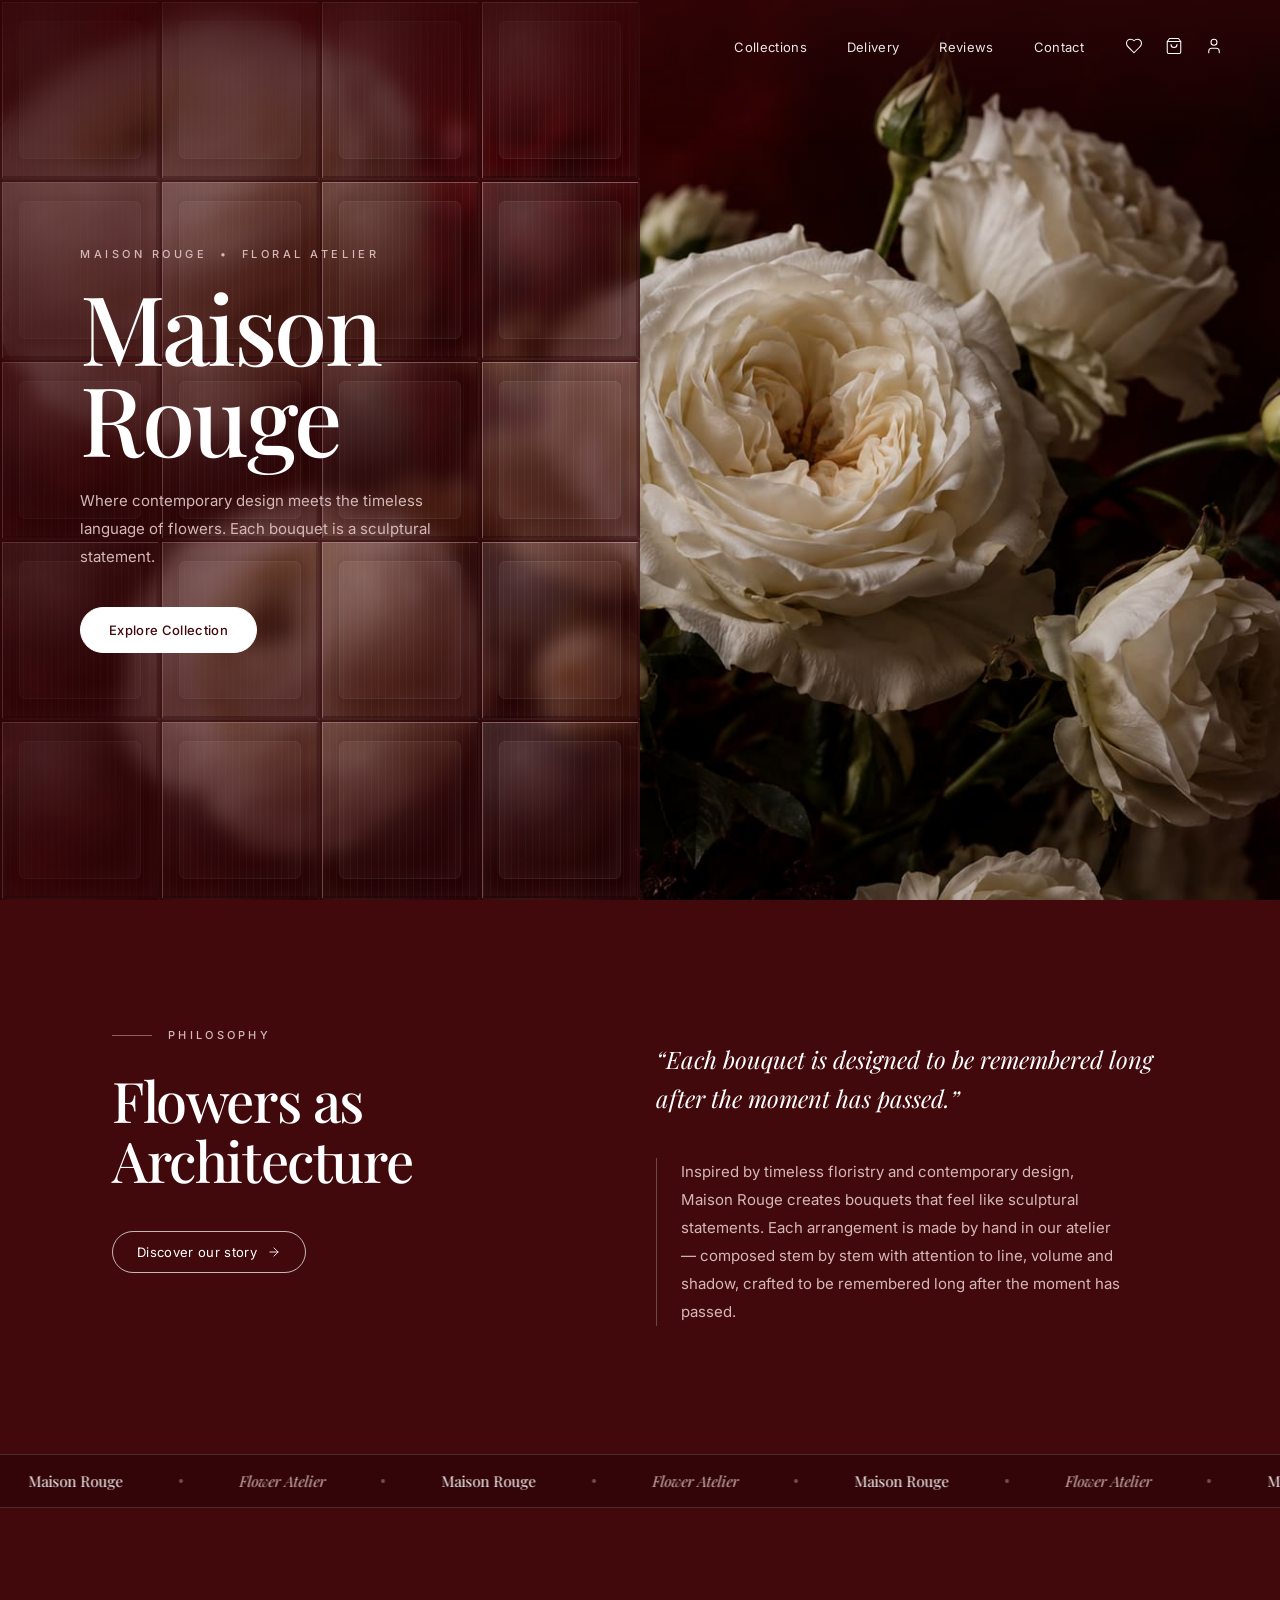
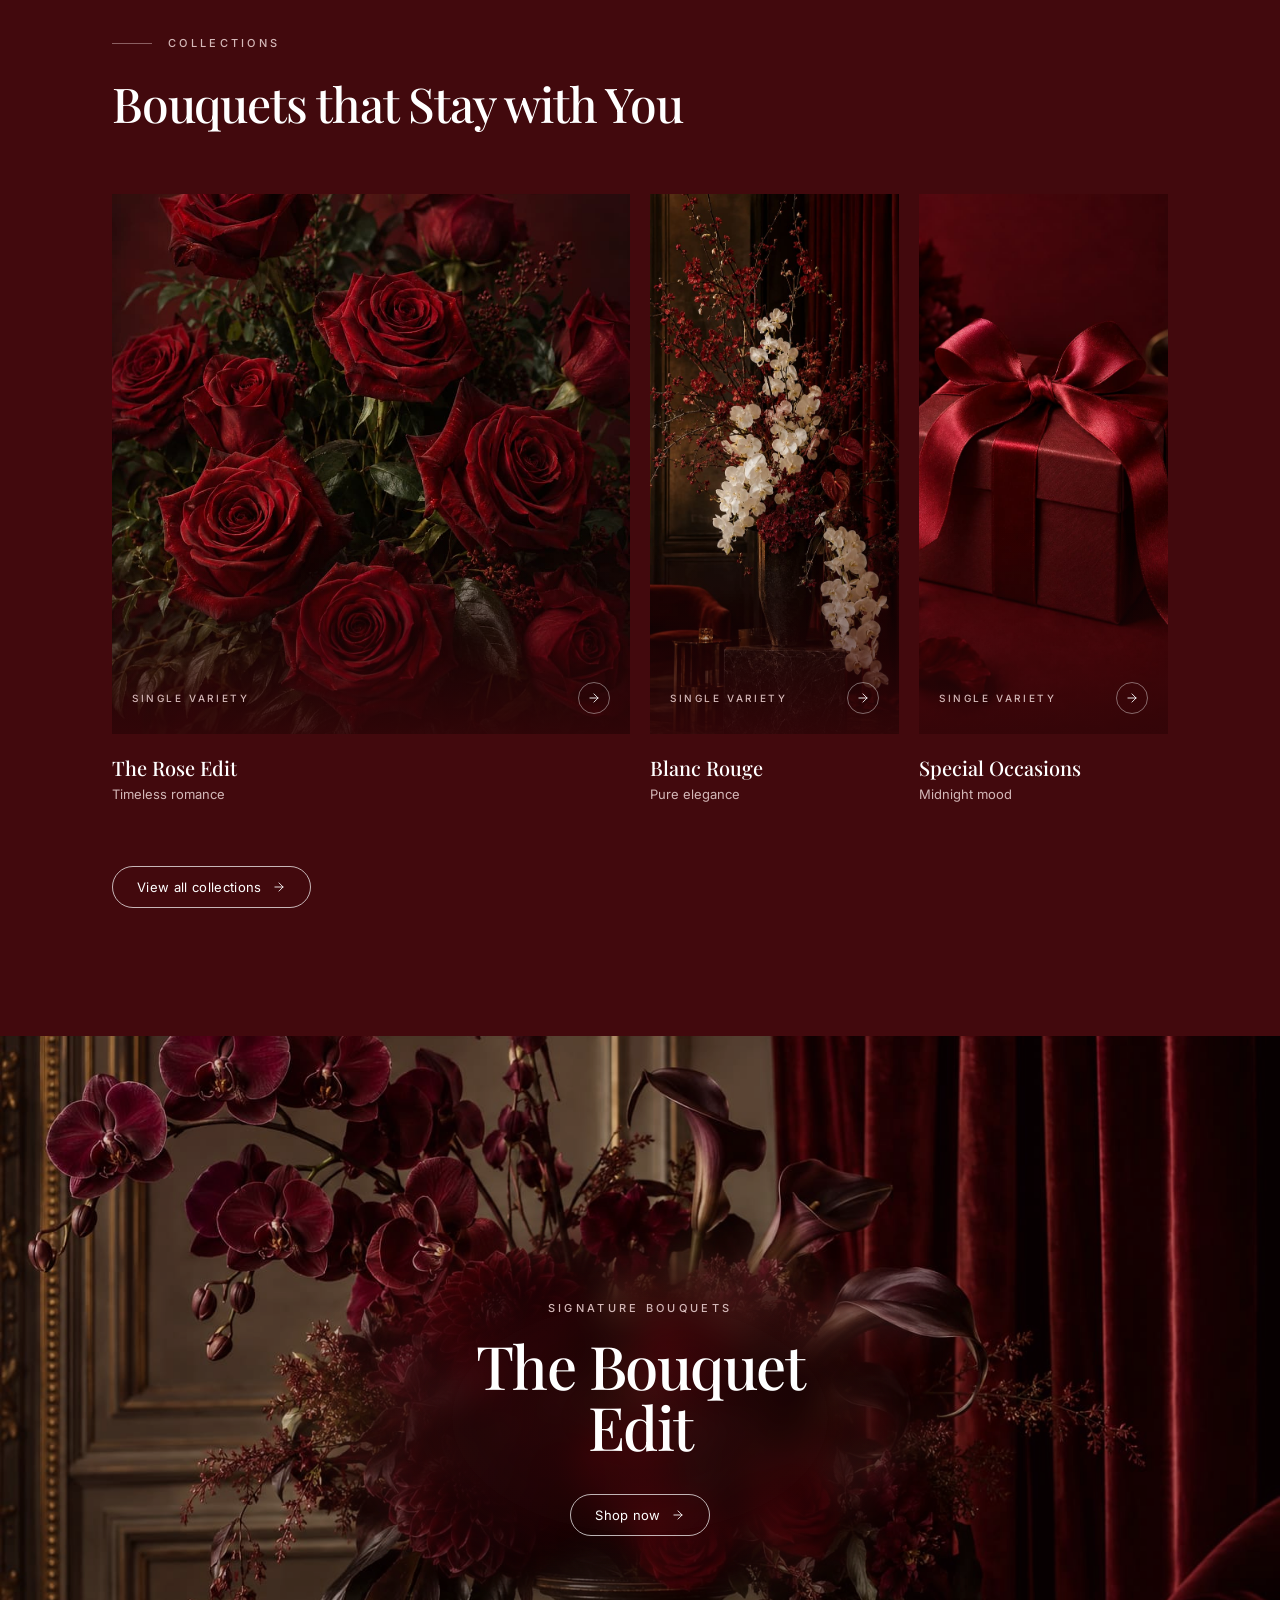
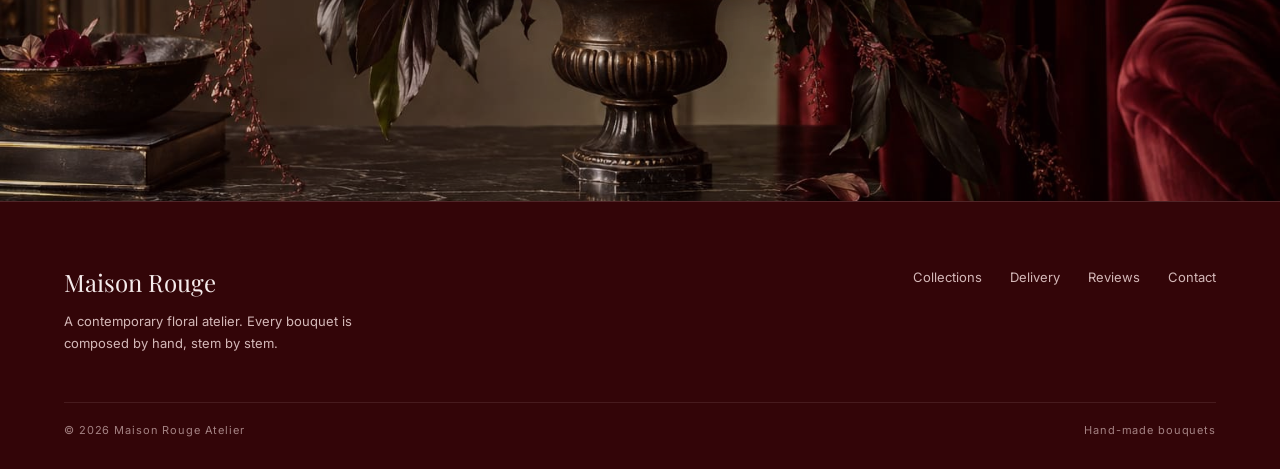
<file: index.html>
<!doctype html>
<html lang="en">

<head>
  <meta charset="utf-8">
  <meta name="viewport" content="width=device-width, initial-scale=1">
  <meta name="theme-color" content="#42090D">
  <title>Maison Rouge — Floral Atelier</title>
  <meta name="description"
    content="Maison Rouge is a contemporary floral atelier crafting sculptural, hand-made bouquets designed to be remembered.">

  <link rel="preconnect" href="https://fonts.googleapis.com">
  <link rel="preconnect" href="https://fonts.gstatic.com" crossorigin>
  <link
    href="https://fonts.googleapis.com/css2?family=Inter:wght@300;400;500&family=Playfair+Display:ital,wght@0,400;0,500;0,600;1,400&display=swap"
    rel="stylesheet">

  <link rel="stylesheet" href="style.css">
</head>

<body>
  <main id="main-view">
    <section id="top" class="hero">
      <img src="img/hero-ranunculus.jpg" alt="Large white ranunculus blooms against a deep crimson backdrop"
        class="hero-image">

      <div id="glass-wall" class="glass-wall"></div>

      <div class="hero-gradient-side"></div>
      <div class="hero-gradient-top"></div>

      <header class="site-header">
        <div class="header-bar">
          <a href="index.html" class="mobile-brand">Maison Rouge</a>

          <nav class="desktop-nav">
            <ul class="nav-list">
              <li><a href="collections.html" class="nav-link">Collections</a></li>
              <li><a href="#delivery" class="nav-link">Delivery</a></li>
              <li><a href="#reviews" class="nav-link">Reviews</a></li>
              <li><a href="#contact" class="nav-link">Contact</a></li>
            </ul>
          </nav>

          <div class="header-actions">
            <button id="wishlist-btn" type="button" class="icon-btn icon-btn-badge">
              <svg width="18" height="18" viewBox="0 0 24 24" fill="none" stroke="currentColor" stroke-width="1.4"
                stroke-linecap="round" stroke-linejoin="round">
                <path
                  d="M19 14c1.49-1.46 3-3.21 3-5.5A5.5 5.5 0 0 0 16.5 3c-1.76 0-3 .5-4.5 2-1.5-1.5-2.74-2-4.5-2A5.5 5.5 0 0 0 2 8.5c0 2.3 1.5 4.05 3 5.5l7 7Z">
                </path>
              </svg>
              <span id="wishlist-count" class="icon-count hidden">0</span>
              <span class="visually-hidden">Saved bouquets</span>
            </button>
            <button id="bag-btn" type="button" class="icon-btn icon-btn-badge">
              <svg width="18" height="18" viewBox="0 0 24 24" fill="none" stroke="currentColor" stroke-width="1.4"
                stroke-linecap="round" stroke-linejoin="round">
                <path d="M6 2 3 6v14a2 2 0 0 0 2 2h14a2 2 0 0 0 2-2V6l-3-4Z"></path>
                <path d="M3 6h18"></path>
                <path d="M16 10a4 4 0 0 1-8 0"></path>
              </svg>
              <span id="bag-count" class="icon-count hidden">0</span>
              <span class="visually-hidden">Shopping bag</span>
            </button>
            <a href="#register" class="icon-btn">
              <svg width="18" height="18" viewBox="0 0 24 24" fill="none" stroke="currentColor" stroke-width="1.4"
                stroke-linecap="round" stroke-linejoin="round">
                <path d="M19 21v-2a4 4 0 0 0-4-4H9a4 4 0 0 0-4 4v2"></path>
                <circle cx="12" cy="7" r="4"></circle>
              </svg>
              <span class="visually-hidden">Account</span>
            </a>
            <button id="mobile-menu-btn" type="button" class="icon-btn mobile-menu-toggle">
              <svg id="menu-icon-open" width="18" height="18" viewBox="0 0 24 24" fill="none" stroke="currentColor"
                stroke-width="1.4" stroke-linecap="round" stroke-linejoin="round">
                <line x1="4" x2="20" y1="12" y2="12"></line>
                <line x1="4" x2="20" y1="6" y2="6"></line>
                <line x1="4" x2="20" y1="18" y2="18"></line>
              </svg>
              <svg id="menu-icon-close" class="hidden" width="18" height="18" viewBox="0 0 24 24" fill="none"
                stroke="currentColor" stroke-width="1.4" stroke-linecap="round" stroke-linejoin="round">
                <path d="M18 6 6 18"></path>
                <path d="m6 6 12 12"></path>
              </svg>
              <span class="visually-hidden">Menu</span>
            </button>
          </div>
        </div>

        <nav id="mobile-nav" class="mobile-nav hidden">
          <ul class="mobile-nav-list">
            <li><a href="collections.html" class="mobile-nav-link">Collections</a></li>
            <li><a href="#delivery" class="mobile-nav-link">Delivery</a></li>
            <li><a href="#reviews" class="mobile-nav-link">Reviews</a></li>
            <li><a href="#contact" class="mobile-nav-link">Contact</a></li>
          </ul>
        </nav>
      </header>

      <div class="hero-content-wrap">
        <div class="hero-content">
          <p class="hero-eyebrow">
            Maison Rouge <span class="hero-dot">•</span> Floral Atelier
          </p>
          <h1 id="hero-title" class="hero-title">Maison Rouge</h1>
          <p class="hero-copy">
            Where contemporary design meets the timeless language of flowers. Each bouquet is a sculptural statement.
          </p>
          <a href="collections.html" class="btn-solid hero-btn">Explore Collection</a>
        </div>
      </div>
    </section>

    <section id="story" class="philosophy-section">
      <div class="philosophy-container">
        <div class="philosophy-left">
          <p class="eyebrow">
            <span class="eyebrow-line"></span>
            Philosophy
          </p>
          <h2 id="philosophy-title" class="philosophy-title">
            Flowers as<br>Architecture
          </h2>
          <a href="#story" class="btn-outline philosophy-btn">
            Discover our story
            <svg class="icon-arrow" width="14" height="14" viewBox="0 0 24 24" fill="none" stroke="currentColor"
              stroke-width="1.5" stroke-linecap="round" stroke-linejoin="round">
              <path d="M5 12h14"></path>
              <path d="m12 5 7 7-7 7"></path>
            </svg>
          </a>
        </div>

        <div class="philosophy-right">
          <blockquote class="philosophy-quote">
            “Each bouquet is designed to be remembered long after the moment has passed.”
          </blockquote>
          <div class="philosophy-body-wrap">
            <span class="philosophy-rule"></span>
            <p class="philosophy-body">
              Inspired by timeless floristry and contemporary design, Maison Rouge creates bouquets that feel like
              sculptural statements. Each arrangement is made by hand in our atelier — composed stem by stem with
              attention to line, volume and shadow, crafted to be remembered long after the moment has passed.
            </p>
          </div>
        </div>
      </div>
    </section>

    <div class="marquee">
      <div id="marquee-track" class="marquee-track"></div>
    </div>

    <section id="collections" class="collections-section">
      <div class="collections-container">
        <p class="eyebrow">
          <span class="eyebrow-line"></span>
          Collections
        </p>
        <h2 id="collections-title" class="collections-title">
          Bouquets that Stay with You
        </h2>

        <ul id="collections-grid" class="collections-grid">
          <li class="collection-card-wide">
            <a href="collections.html" class="collection-link">
              <div class="collection-image-wrap collection-aspect-wide">
                <img src="img/rose-edit.jpg" alt="Dense arrangement of deep red velvet roses in low, moody light"
                  class="collection-image">
                <div class="collection-gradient"></div>
                <div class="collection-bar">
                  <span class="collection-tag">Single Variety</span>
                  <span class="collection-arrow">
                    <svg width="14" height="14" viewBox="0 0 24 24" fill="none" stroke="currentColor" stroke-width="1.5"
                      stroke-linecap="round" stroke-linejoin="round">
                      <path d="M5 12h14"></path>
                      <path d="m12 5 7 7-7 7"></path>
                    </svg>
                  </span>
                </div>
              </div>
              <h3 class="collection-title">The Rose Edit</h3>
              <p class="collection-subtitle">Timeless romance</p>
            </a>
          </li>

          <li class="collection-card">
            <a href="collections.html" class="collection-link">
              <div class="collection-image-wrap collection-aspect-tall">
                <img src="img/blanc-rouge.jpg"
                  alt="Tall sculptural arrangement of white blossoms and red branches in a dark interior"
                  class="collection-image">
                <div class="collection-gradient"></div>
                <div class="collection-bar">
                  <span class="collection-tag">Single Variety</span>
                  <span class="collection-arrow">
                    <svg width="14" height="14" viewBox="0 0 24 24" fill="none" stroke="currentColor" stroke-width="1.5"
                      stroke-linecap="round" stroke-linejoin="round">
                      <path d="M5 12h14"></path>
                      <path d="m12 5 7 7-7 7"></path>
                    </svg>
                  </span>
                </div>
              </div>
              <h3 class="collection-title">Blanc Rouge</h3>
              <p class="collection-subtitle">Pure elegance</p>
            </a>
          </li>

          <li class="collection-card">
            <a href="collections.html" class="collection-link">
              <div class="collection-image-wrap collection-aspect-tall">
                <img src="img/special-occasions.jpg" alt="Dark red gift box tied with a glossy crimson satin ribbon"
                  class="collection-image">
                <div class="collection-gradient"></div>
                <div class="collection-bar">
                  <span class="collection-tag">Single Variety</span>
                  <span class="collection-arrow">
                    <svg width="14" height="14" viewBox="0 0 24 24" fill="none" stroke="currentColor" stroke-width="1.5"
                      stroke-linecap="round" stroke-linejoin="round">
                      <path d="M5 12h14"></path>
                      <path d="m12 5 7 7-7 7"></path>
                    </svg>
                  </span>
                </div>
              </div>
              <h3 class="collection-title">Special Occasions</h3>
              <p class="collection-subtitle">Midnight mood</p>
            </a>
          </li>
        </ul>

        <a href="collections.html" class="btn-outline collections-btn">
          View all collections
          <svg class="icon-arrow" width="14" height="14" viewBox="0 0 24 24" fill="none" stroke="currentColor"
            stroke-width="1.5" stroke-linecap="round" stroke-linejoin="round">
            <path d="M5 12h14"></path>
            <path d="m12 5 7 7-7 7"></path>
          </svg>
        </a>
      </div>
    </section>

    <section class="bouquet-edit">
      <img src="img/bouquet-edit.jpg"
        alt="Opulent arrangement of red anthuriums, dahlias, calla lilies and roses before a paneled wall and crimson velvet curtains"
        class="bouquet-edit-image">
      <div class="bouquet-edit-tint"></div>
      <div class="frost-vignette"></div>

      <div class="bouquet-edit-content">
        <p class="eyebrow eyebrow-centered">Signature Bouquets</p>
        <h2 id="bouquet-edit-title" class="bouquet-edit-title">
          The Bouquet Edit
        </h2>
        <a href="collections.html" class="btn-outline bouquet-edit-btn">
          Shop now
          <svg class="icon-arrow" width="14" height="14" viewBox="0 0 24 24" fill="none" stroke="currentColor"
            stroke-width="1.5" stroke-linecap="round" stroke-linejoin="round">
            <path d="M5 12h14"></path>
            <path d="m12 5 7 7-7 7"></path>
          </svg>
        </a>
      </div>
    </section>
  </main>

  <section id="register-view" class="page-shell hidden">
    <div class="page-shell-inner">
      <a href="#top" class="back-link">
        <span>←</span> Maison Rouge
      </a>
      <div class="page-content">
        <p class="eyebrow">
          <span class="eyebrow-line"></span>
          Maison Rouge account
        </p>
        <h1 class="page-title">Create your account</h1>
        <p class="register-copy">
          Save your favourite bouquets and make every delivery feel considered.
        </p>
        <form id="register-form" class="register-form">
          <label class="form-field">
            <span class="form-label">Full name</span>
            <input required name="name" type="text" autocomplete="name" class="form-input" placeholder="Your name">
          </label>
          <label class="form-field">
            <span class="form-label">Email address</span>
            <input required name="email" type="email" autocomplete="email" class="form-input"
              placeholder="you@example.com">
          </label>
          <label class="form-field">
            <span class="form-label">Password</span>
            <input required name="password" type="password" autocomplete="new-password" class="form-input"
              placeholder="Create a password">
          </label>
          <button type="submit" class="btn-solid register-submit">
            Register
          </button>
        </form>
      </div>
    </div>
  </section>

  <section id="cart-view" class="page-shell hidden">
    <div class="page-shell-inner">
      <a href="#top" class="back-link">
        <span>←</span> Maison Rouge
      </a>
      <div class="page-content">
        <p class="eyebrow">
          <span class="eyebrow-line"></span>
          Your selection
        </p>
        <h1 class="page-title">Shopping bag</h1>
        <div class="cart-box">
          <div class="cart-box-row">
            <div>
              <p class="cart-empty-title">Your bag is quiet</p>
              <p class="cart-empty-copy">
                Add a bouquet from our collection and we will prepare it by hand.
              </p>
            </div>
            <svg class="cart-empty-icon" width="28" height="28" viewBox="0 0 24 24" fill="none" stroke="currentColor"
              stroke-width="1.2" stroke-linecap="round" stroke-linejoin="round">
              <path d="M6 2 3 6v14a2 2 0 0 0 2 2h14a2 2 0 0 0 2-2V6l-3-4Z"></path>
              <path d="M3 6h18"></path>
              <path d="M16 10a4 4 0 0 1-8 0"></path>
            </svg>
          </div>
        </div>
        <a href="collections.html" class="btn-outline cart-btn">
          Browse collections
          <svg class="icon-arrow" width="14" height="14" viewBox="0 0 24 24" fill="none" stroke="currentColor"
            stroke-width="1.5" stroke-linecap="round" stroke-linejoin="round">
            <path d="M5 12h14"></path>
            <path d="m12 5 7 7-7 7"></path>
          </svg>
        </a>
      </div>
    </div>
  </section>

  <footer class="site-footer">
    <div class="footer-inner">
      <div class="footer-brand-col">
        <a href="index.html" class="footer-brand">Maison Rouge</a>
        <p class="footer-copy">
          A contemporary floral atelier. Every bouquet is composed by hand, stem by stem.
        </p>
      </div>
      <nav class="footer-nav">
        <ul class="footer-links">
          <li><a href="collections.html" class="footer-link">Collections</a></li>
          <li><a href="index.html#delivery" class="footer-link">Delivery</a></li>
          <li><a href="index.html#reviews" class="footer-link">Reviews</a></li>
          <li><a href="index.html#contact" class="footer-link">Contact</a></li>
        </ul>
      </nav>
    </div>
    <div class="footer-bottom">
      <p>© 2026 Maison Rouge Atelier</p>
      <p>Hand-made bouquets</p>
    </div>
  </footer>

  <div id="drawer-overlay" class="drawer-overlay hidden"></div>
  <div id="bag-drawer" class="bag-drawer">
    <div class="drawer-head">
      <p class="eyebrow">
        <span class="eyebrow-line"></span>
        Your selection
      </p>
      <button id="drawer-close" type="button" class="icon-btn">
        <svg width="18" height="18" viewBox="0 0 24 24" fill="none" stroke="currentColor" stroke-width="1.4"
          stroke-linecap="round" stroke-linejoin="round">
          <path d="M18 6 6 18"></path>
          <path d="m6 6 12 12"></path>
        </svg>
        <span class="visually-hidden">Close shopping bag</span>
      </button>
    </div>

    <h2 class="drawer-title">Shopping bag</h2>
    <ul id="drawer-items" class="drawer-items"></ul>

    <div class="drawer-saved">
      <p class="drawer-label">Saved bouquets (<span id="drawer-saved-count">0</span>)</p>
      <ul id="drawer-saved-list" class="drawer-saved-list"></ul>
    </div>

    <div class="drawer-foot">
      <div class="drawer-total-row">
        <span>Subtotal</span>
        <span id="drawer-total" class="drawer-total">$0</span>
      </div>
      <p id="drawer-message" class="drawer-message hidden"></p>
      <button id="drawer-checkout" type="button" class="btn-solid drawer-checkout">Checkout</button>
      <a href="collections.html" class="btn-outline drawer-btn">
        Continue browsing
        <svg class="icon-arrow" width="14" height="14" viewBox="0 0 24 24" fill="none" stroke="currentColor"
          stroke-width="1.5" stroke-linecap="round" stroke-linejoin="round">
          <path d="M5 12h14"></path>
          <path d="m12 5 7 7-7 7"></path>
        </svg>
      </a>
    </div>
  </div>

  <script src="script.js"></script>
</body>

</html>
</file>
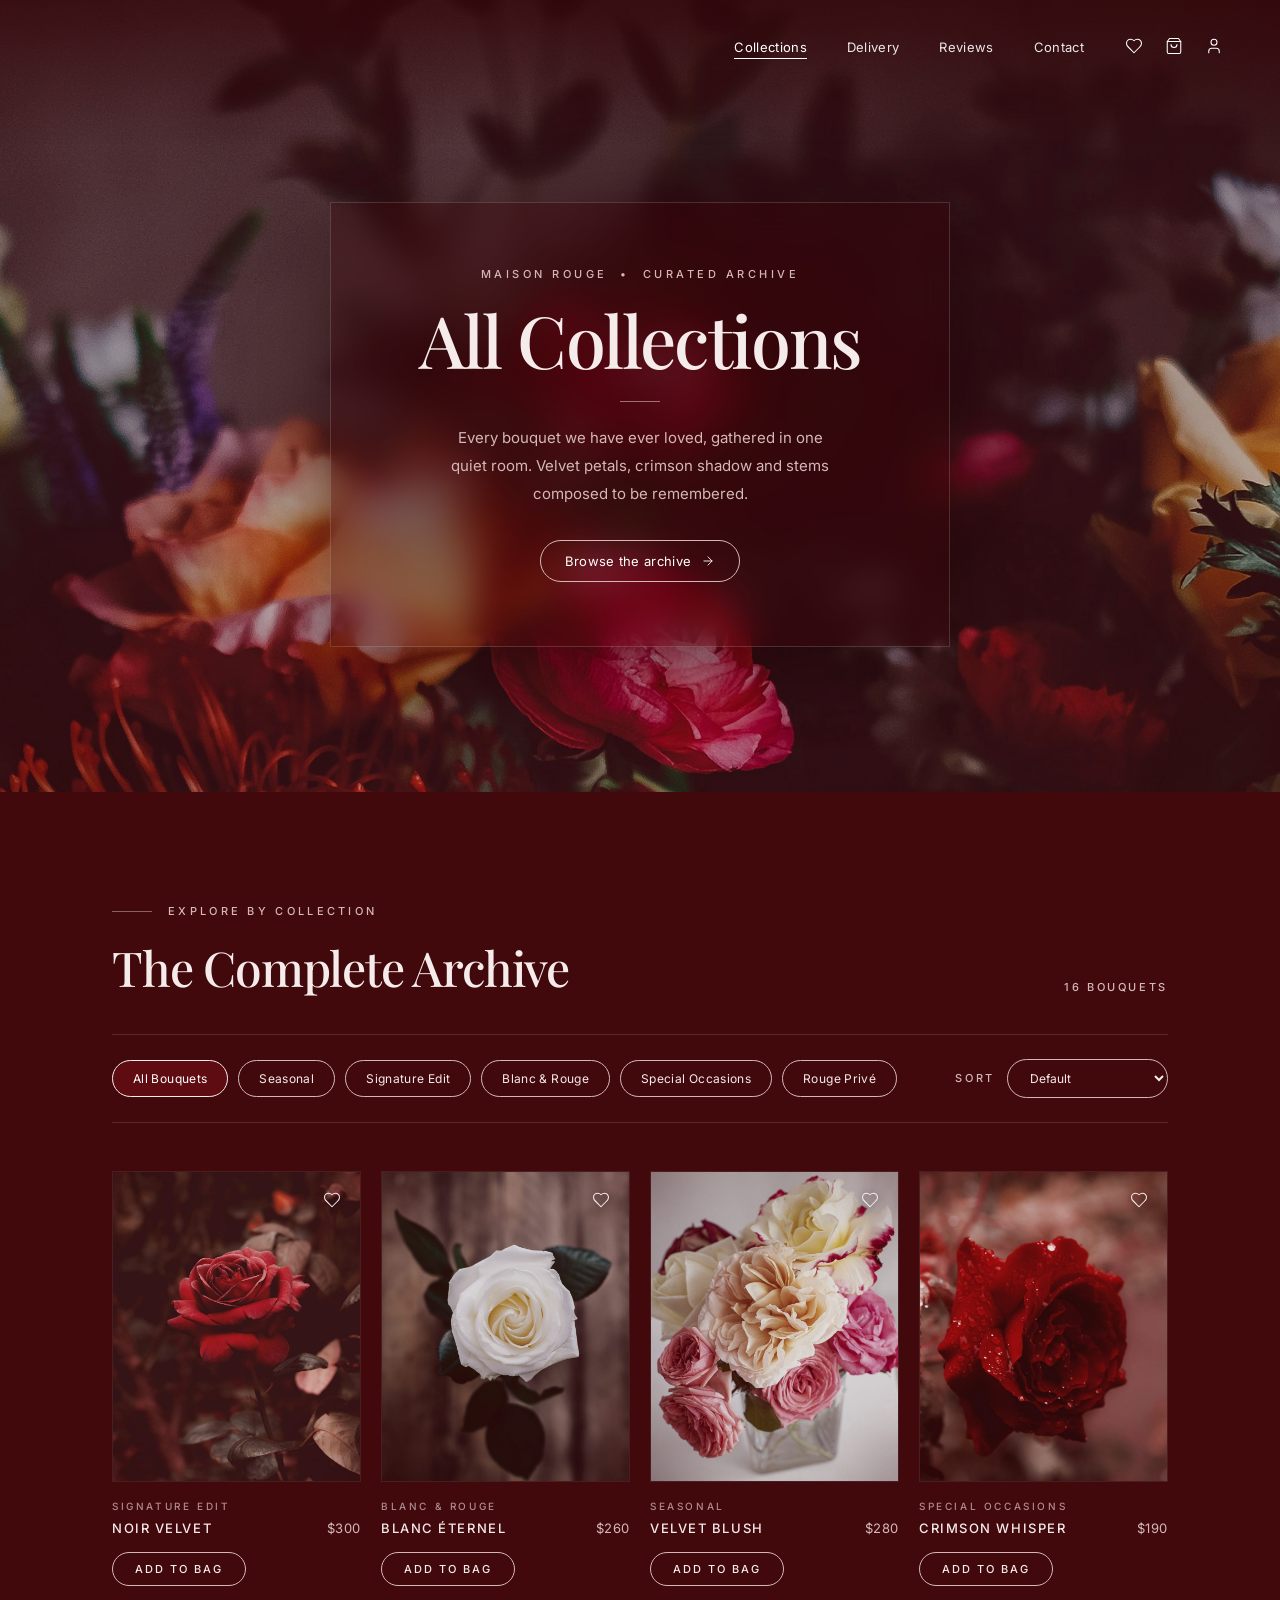
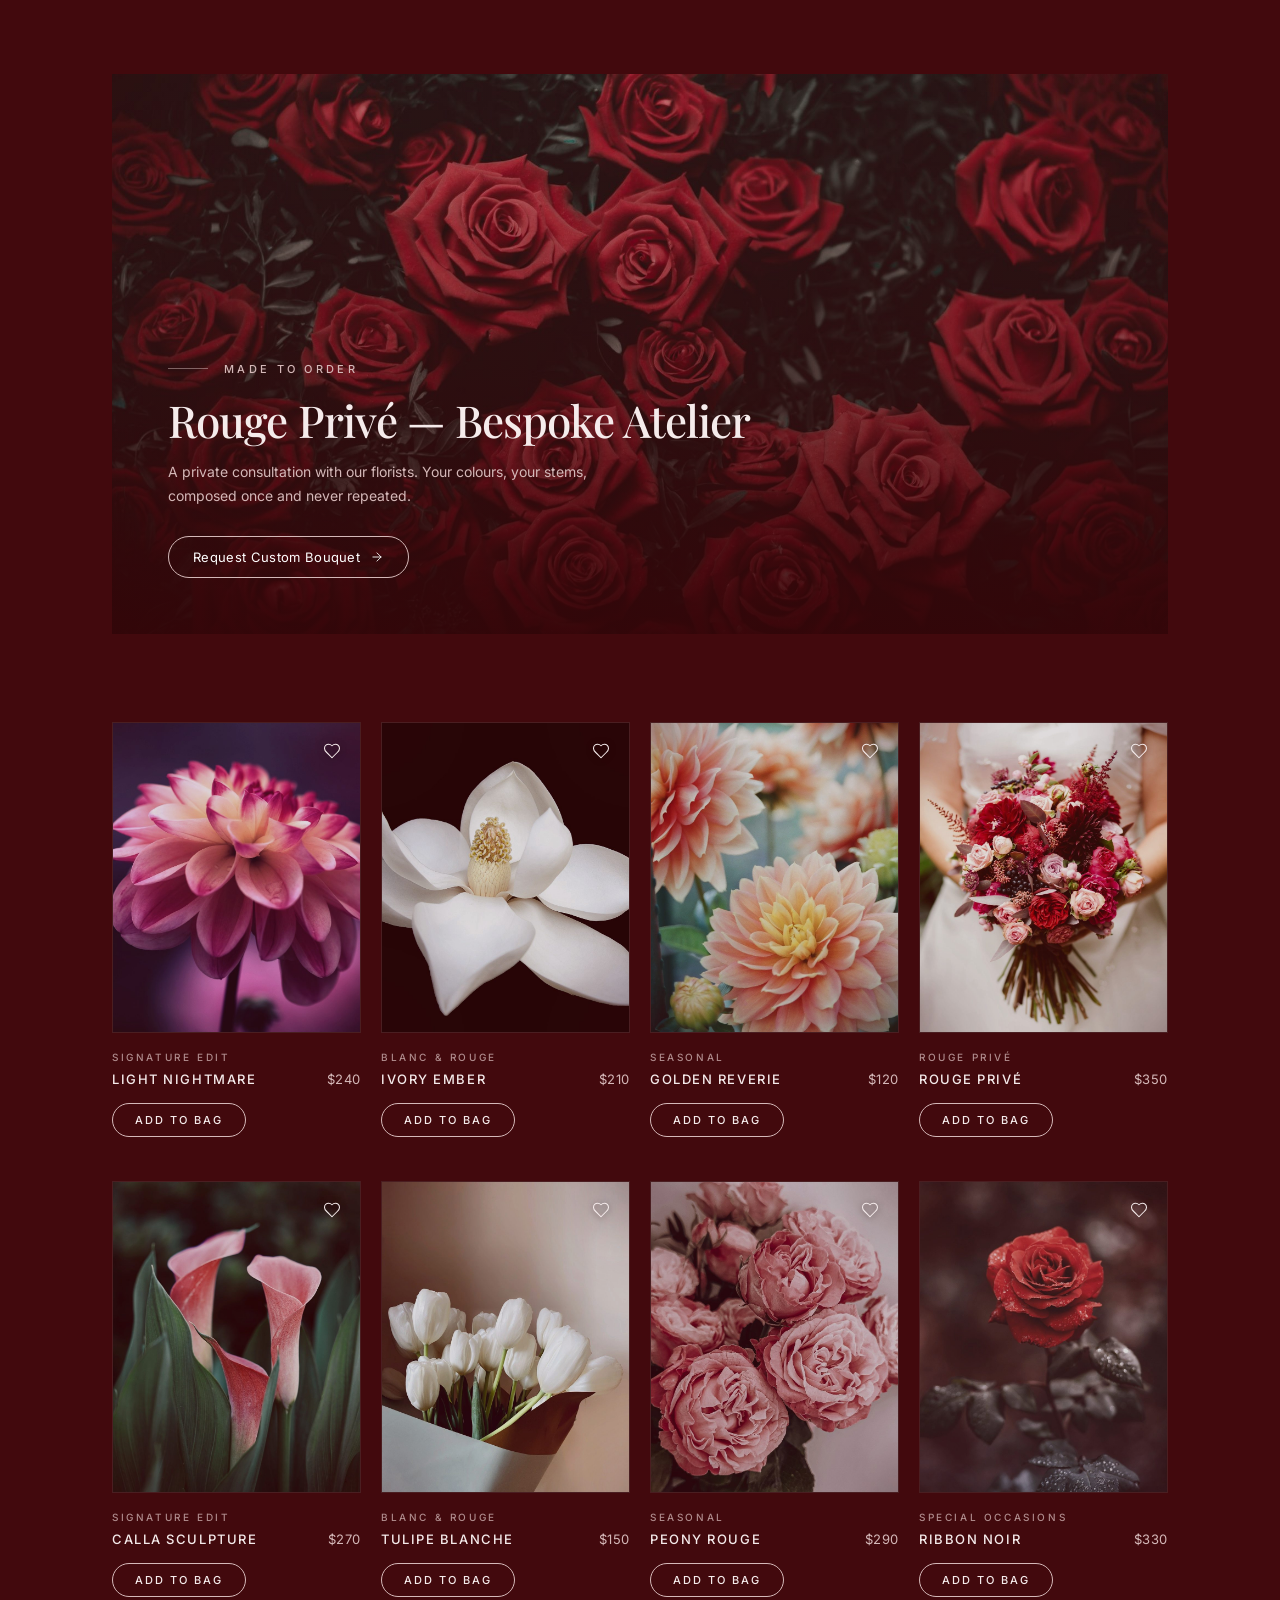
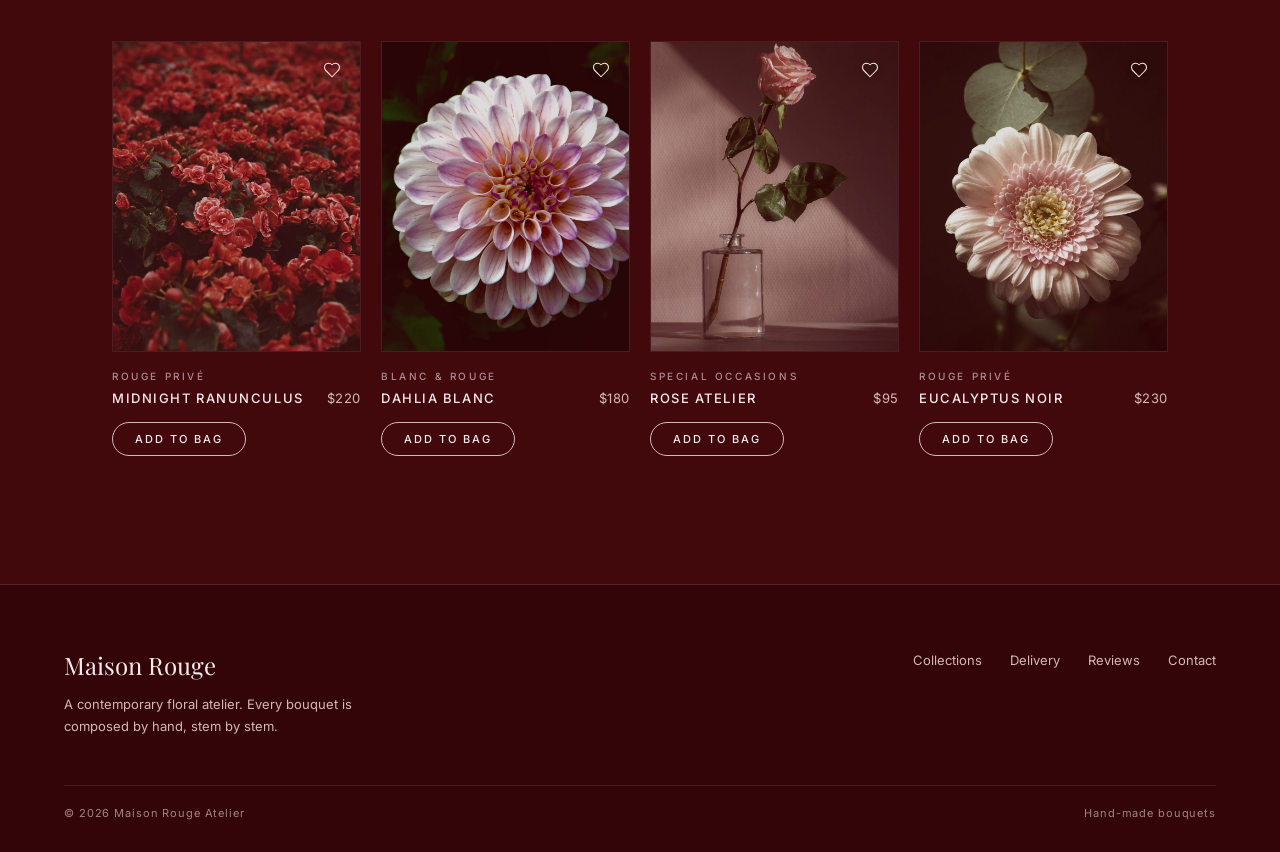
<file: collections.html>
<!doctype html>
<html lang="en">

<head>
  <meta charset="utf-8">
  <meta name="viewport" content="width=device-width, initial-scale=1">
  <meta name="theme-color" content="#42090D">
  <title>All Collections — Maison Rouge Floral Atelier</title>
  <meta name="description"
    content="Explore the full Maison Rouge archive: seasonal, signature, Blanc &amp; Rouge, special occasion and bespoke Rouge Privé bouquets, made by hand.">

  <link rel="preconnect" href="https://fonts.googleapis.com">
  <link rel="preconnect" href="https://fonts.gstatic.com" crossorigin>
  <link
    href="https://fonts.googleapis.com/css2?family=Inter:wght@300;400;500&family=Playfair+Display:ital,wght@0,400;0,500;0,600;1,400&display=swap"
    rel="stylesheet">

  <link rel="stylesheet" href="style.css">
</head>

<body>
  <main id="collections-view">
    <section id="top" class="collections-hero">
      <img src="img/collections/hero-atelier.jpg"
        alt="Dark atelier bouquet of crimson roses, red ranunculus and protea in low burgundy light"
        class="collections-hero-image">
      <div class="bouquet-edit-tint"></div>
      <div class="hero-gradient-top"></div>
      <div class="frost-vignette"></div>

      <header class="site-header">
        <div class="header-bar">
          <a href="index.html" class="mobile-brand">Maison Rouge</a>

          <nav class="desktop-nav">
            <ul class="nav-list">
              <li><a href="collections.html" class="nav-link nav-link-active">Collections</a></li>
              <li><a href="index.html#delivery" class="nav-link">Delivery</a></li>
              <li><a href="index.html#reviews" class="nav-link">Reviews</a></li>
              <li><a href="index.html#contact" class="nav-link">Contact</a></li>
            </ul>
          </nav>

          <div class="header-actions">
            <button id="wishlist-btn" type="button" class="icon-btn icon-btn-badge">
              <svg width="18" height="18" viewBox="0 0 24 24" fill="none" stroke="currentColor" stroke-width="1.4"
                stroke-linecap="round" stroke-linejoin="round">
                <path
                  d="M19 14c1.49-1.46 3-3.21 3-5.5A5.5 5.5 0 0 0 16.5 3c-1.76 0-3 .5-4.5 2-1.5-1.5-2.74-2-4.5-2A5.5 5.5 0 0 0 2 8.5c0 2.3 1.5 4.05 3 5.5l7 7Z">
                </path>
              </svg>
              <span id="wishlist-count" class="icon-count hidden">0</span>
              <span class="visually-hidden">Saved bouquets</span>
            </button>
            <button id="bag-btn" type="button" class="icon-btn icon-btn-badge">
              <svg width="18" height="18" viewBox="0 0 24 24" fill="none" stroke="currentColor" stroke-width="1.4"
                stroke-linecap="round" stroke-linejoin="round">
                <path d="M6 2 3 6v14a2 2 0 0 0 2 2h14a2 2 0 0 0 2-2V6l-3-4Z"></path>
                <path d="M3 6h18"></path>
                <path d="M16 10a4 4 0 0 1-8 0"></path>
              </svg>
              <span id="bag-count" class="icon-count hidden">0</span>
              <span class="visually-hidden">Shopping bag</span>
            </button>
            <a href="index.html#register" class="icon-btn">
              <svg width="18" height="18" viewBox="0 0 24 24" fill="none" stroke="currentColor" stroke-width="1.4"
                stroke-linecap="round" stroke-linejoin="round">
                <path d="M19 21v-2a4 4 0 0 0-4-4H9a4 4 0 0 0-4 4v2"></path>
                <circle cx="12" cy="7" r="4"></circle>
              </svg>
              <span class="visually-hidden">Account</span>
            </a>
            <button id="mobile-menu-btn" type="button" class="icon-btn mobile-menu-toggle">
              <svg id="menu-icon-open" width="18" height="18" viewBox="0 0 24 24" fill="none" stroke="currentColor"
                stroke-width="1.4" stroke-linecap="round" stroke-linejoin="round">
                <line x1="4" x2="20" y1="12" y2="12"></line>
                <line x1="4" x2="20" y1="6" y2="6"></line>
                <line x1="4" x2="20" y1="18" y2="18"></line>
              </svg>
              <svg id="menu-icon-close" class="hidden" width="18" height="18" viewBox="0 0 24 24" fill="none"
                stroke="currentColor" stroke-width="1.4" stroke-linecap="round" stroke-linejoin="round">
                <path d="M18 6 6 18"></path>
                <path d="m6 6 12 12"></path>
              </svg>
              <span class="visually-hidden">Menu</span>
            </button>
          </div>
        </div>

        <nav id="mobile-nav" class="mobile-nav hidden">
          <ul class="mobile-nav-list">
            <li><a href="collections.html" class="mobile-nav-link mobile-nav-link-active">Collections</a></li>
            <li><a href="index.html#delivery" class="mobile-nav-link">Delivery</a></li>
            <li><a href="index.html#reviews" class="mobile-nav-link">Reviews</a></li>
            <li><a href="index.html#contact" class="mobile-nav-link">Contact</a></li>
          </ul>
        </nav>
      </header>

      <div class="collections-hero-content">
        <div class="collections-hero-box">
          <p class="hero-eyebrow">
            Maison Rouge <span class="hero-dot">•</span> Curated Archive
          </p>
          <h1 class="collections-hero-title">All Collections</h1>
          <span class="collections-hero-rule"></span>
          <p class="collections-hero-copy">
            Every bouquet we have ever loved, gathered in one quiet room. Velvet petals, crimson shadow and stems
            composed to be remembered.
          </p>
          <a href="#catalog" class="btn-outline collections-hero-btn">
            Browse the archive
            <svg class="icon-arrow" width="14" height="14" viewBox="0 0 24 24" fill="none" stroke="currentColor"
              stroke-width="1.5" stroke-linecap="round" stroke-linejoin="round">
              <path d="M5 12h14"></path>
              <path d="m12 5 7 7-7 7"></path>
            </svg>
          </a>
        </div>
      </div>
    </section>

    <section id="catalog" class="catalog-section">
      <div class="catalog-container">
        <div class="catalog-head">
          <div>
            <p class="eyebrow">
              <span class="eyebrow-line"></span>
              Explore by collection
            </p>
            <h2 class="catalog-title">The Complete Archive</h2>
          </div>
          <p id="catalog-count" class="catalog-count">16 bouquets</p>
        </div>

        <div class="filter-row">
          <div id="filter-bar" class="filter-bar"></div>

          <label class="sort-wrap">
            <span class="sort-label">Sort</span>
            <select id="sort-select" class="sort-select">
              <option value="default">Default</option>
              <option value="low">Price: Low to High</option>
              <option value="high">Price: High to Low</option>
            </select>
          </label>
        </div>

        <ul id="catalog-grid-top" class="catalog-grid"></ul>

        <p id="catalog-empty" class="catalog-empty hidden">
          No bouquets in this collection just yet. Try another edit.
        </p>

        <div id="rouge-prive" class="prive-banner">
          <img src="img/collections/prive-atelier.jpg"
            alt="Dense field of velvet red roses in deep, moody shadow"
            class="prive-banner-image">
          <div class="prive-banner-gradient"></div>
          <div class="prive-banner-content">
            <p class="eyebrow">
              <span class="eyebrow-line"></span>
              Made to order
            </p>
            <h2 class="prive-banner-title">Rouge Privé — Bespoke Atelier</h2>
            <p class="prive-banner-copy">
              A private consultation with our florists. Your colours, your stems, composed once and never repeated.
            </p>
            <a href="index.html#contact" class="btn-outline prive-banner-btn">
              Request Custom Bouquet
              <svg class="icon-arrow" width="14" height="14" viewBox="0 0 24 24" fill="none" stroke="currentColor"
                stroke-width="1.5" stroke-linecap="round" stroke-linejoin="round">
                <path d="M5 12h14"></path>
                <path d="m12 5 7 7-7 7"></path>
              </svg>
            </a>
          </div>
        </div>

        <ul id="catalog-grid-bottom" class="catalog-grid"></ul>
      </div>
    </section>
  </main>

  <footer class="site-footer">
    <div class="footer-inner">
      <div class="footer-brand-col">
        <a href="index.html" class="footer-brand">Maison Rouge</a>
        <p class="footer-copy">
          A contemporary floral atelier. Every bouquet is composed by hand, stem by stem.
        </p>
      </div>
      <nav class="footer-nav">
        <ul class="footer-links">
          <li><a href="collections.html" class="footer-link">Collections</a></li>
          <li><a href="index.html#delivery" class="footer-link">Delivery</a></li>
          <li><a href="index.html#reviews" class="footer-link">Reviews</a></li>
          <li><a href="index.html#contact" class="footer-link">Contact</a></li>
        </ul>
      </nav>
    </div>
    <div class="footer-bottom">
      <p>© 2026 Maison Rouge Atelier</p>
      <p>Hand-made bouquets</p>
    </div>
  </footer>

  <div id="quick-view" class="quick-view hidden">
    <div id="quick-view-backdrop" class="quick-view-backdrop"></div>
    <div class="quick-view-panel">
      <button id="quick-view-close" type="button" class="icon-btn quick-view-close">
        <svg width="18" height="18" viewBox="0 0 24 24" fill="none" stroke="currentColor" stroke-width="1.4"
          stroke-linecap="round" stroke-linejoin="round">
          <path d="M18 6 6 18"></path>
          <path d="m6 6 12 12"></path>
        </svg>
        <span class="visually-hidden">Close quick view</span>
      </button>

      <div class="quick-view-media">
        <img id="qv-image" src="[data-uri]" alt="Selected bouquet" class="quick-view-image">
      </div>

      <div class="quick-view-info">
        <p id="qv-tag" class="quick-view-tag">Collection</p>
        <h2 id="qv-title" class="quick-view-title">Bouquet</h2>
        <p id="qv-price" class="quick-view-price">$0</p>
        <p id="qv-desc" class="quick-view-desc"></p>

        <p class="quick-view-label">Stem notes</p>
        <p id="qv-stems" class="quick-view-stems"></p>

        <p class="quick-view-label">Size</p>
        <div id="qv-sizes" class="size-pills"></div>

        <button id="qv-add" type="button" class="btn-outline quick-view-add">
          Add to Bag
          <svg class="icon-arrow" width="14" height="14" viewBox="0 0 24 24" fill="none" stroke="currentColor"
            stroke-width="1.5" stroke-linecap="round" stroke-linejoin="round">
            <path d="M5 12h14"></path>
            <path d="m12 5 7 7-7 7"></path>
          </svg>
        </button>
      </div>
    </div>
  </div>

  <div id="drawer-overlay" class="drawer-overlay hidden"></div>
  <div id="bag-drawer" class="bag-drawer">
    <div class="drawer-head">
      <p class="eyebrow">
        <span class="eyebrow-line"></span>
        Your selection
      </p>
      <button id="drawer-close" type="button" class="icon-btn">
        <svg width="18" height="18" viewBox="0 0 24 24" fill="none" stroke="currentColor" stroke-width="1.4"
          stroke-linecap="round" stroke-linejoin="round">
          <path d="M18 6 6 18"></path>
          <path d="m6 6 12 12"></path>
        </svg>
        <span class="visually-hidden">Close shopping bag</span>
      </button>
    </div>

    <h2 class="drawer-title">Shopping bag</h2>
    <ul id="drawer-items" class="drawer-items"></ul>

    <div class="drawer-saved">
      <p class="drawer-label">Saved bouquets (<span id="drawer-saved-count">0</span>)</p>
      <ul id="drawer-saved-list" class="drawer-saved-list"></ul>
    </div>

    <div class="drawer-foot">
      <div class="drawer-total-row">
        <span>Subtotal</span>
        <span id="drawer-total" class="drawer-total">$0</span>
      </div>
      <p id="drawer-message" class="drawer-message hidden"></p>
      <button id="drawer-checkout" type="button" class="btn-solid drawer-checkout">Checkout</button>
      <a href="collections.html" class="btn-outline drawer-btn">
        Continue browsing
        <svg class="icon-arrow" width="14" height="14" viewBox="0 0 24 24" fill="none" stroke="currentColor"
          stroke-width="1.5" stroke-linecap="round" stroke-linejoin="round">
          <path d="M5 12h14"></path>
          <path d="m12 5 7 7-7 7"></path>
        </svg>
      </a>
    </div>
  </div>

  <script src="script.js"></script>
</body>

</html>
</file>
<file: style.css>
*,
*::before,
*::after {
  box-sizing: border-box;
}

html {
  scroll-behavior: smooth;
}

body {
  margin: 0;
  overflow-x: hidden;
  background-color: #42090D;
  font-family: Inter, system-ui, sans-serif;
  color: #ffffff;
  -webkit-font-smoothing: antialiased;
  -moz-osx-font-smoothing: grayscale;
}

h1,
h2,
h3,
p,
ul,
blockquote {
  margin: 0;
  padding: 0;
}

ul {
  list-style: none;
}

a {
  color: inherit;
  text-decoration: none;
}

button,
input {
  font: inherit;
  color: inherit;
}

img {
  display: block;
  max-width: 100%;
}

a:focus-visible,
button:focus-visible {
  outline: 2px solid #ffffff;
  outline-offset: 4px;
}

::selection {
  background-color: #ffffff;
  color: #42090D;
}

.hidden {
  display: none !important;
}

/* Shared Full-Bleed Image & Overlay Helpers */
.hero-image,
.collection-image,
.bouquet-edit-image {
  position: absolute;
  top: 0;
  right: 0;
  bottom: 0;
  left: 0;
  width: 100%;
  height: 100%;
  object-fit: cover;
}

/* Typography & Shared Elements */
.eyebrow {
  display: flex;
  align-items: center;
  gap: 16px;
  font-size: 11px;
  font-weight: 500;
  text-transform: uppercase;
  letter-spacing: 0.3em;
  color: #D4B8B8;
}

.eyebrow-centered {
  justify-content: center;
}

.eyebrow-line {
  display: inline-block;
  height: 1px;
  width: 40px;
  background-color: rgba(212, 184, 184, 0.5);
}

.btn-outline {
  display: inline-flex;
  align-items: center;
  gap: 10px;
  border-radius: 9999px;
  border: 1px solid rgba(255, 255, 255, 0.7);
  padding: 12px 24px;
  font-size: 13px;
  letter-spacing: 0.025em;
  color: #ffffff;
  transition: color 0.3s ease, background-color 0.3s ease, border-color 0.3s ease;
}

.btn-outline:hover {
  border-color: #ffffff;
  background-color: #ffffff;
  color: #42090D;
}

.btn-outline .icon-arrow {
  transition: transform 0.3s ease;
}

.btn-outline:hover .icon-arrow {
  transform: translateX(2px);
}

.btn-solid {
  display: inline-flex;
  align-items: center;
  border-radius: 9999px;
  border: 1px solid #ffffff;
  background-color: #ffffff;
  padding: 14px 28px;
  font-size: 13px;
  font-weight: 500;
  letter-spacing: 0.025em;
  color: #42090D;
  cursor: pointer;
  transition: color 0.3s ease, background-color 0.3s ease;
}

.btn-solid:hover {
  background-color: transparent;
  color: #ffffff;
}

.icon-btn {
  display: grid;
  width: 36px;
  height: 36px;
  place-items: center;
  border-radius: 9999px;
  border: none;
  background-color: transparent;
  color: #ffffff;
  padding: 0;
  cursor: pointer;
  transition: color 0.3s ease, background-color 0.3s ease;
}

.icon-btn:hover {
  background-color: #ffffff;
  color: #42090D;
}

.hero-btn,
.bouquet-edit-btn {
  margin-top: 36px;
}

.philosophy-btn,
.cart-btn {
  margin-top: 40px;
}

.collections-btn {
  margin-top: 64px;
}

/* Header */
.site-header {
  position: absolute;
  top: 0;
  left: 0;
  right: 0;
  z-index: 20;
}

.header-bar {
  display: flex;
  align-items: center;
  justify-content: space-between;
  padding: 20px 24px;
}

.mobile-brand {
  font-family: "Playfair Display", Georgia, serif;
  font-size: 18px;
  line-height: 28px;
}

.desktop-nav {
  display: none;
}

.nav-list {
  display: flex;
  align-items: center;
  gap: 40px;
}

.nav-link {
  position: relative;
  font-size: 13px;
  letter-spacing: 0.025em;
  color: rgba(255, 255, 255, 0.9);
  transition: color 0.2s ease;
}

.nav-link:hover {
  color: #ffffff;
}

.nav-link::after {
  content: "";
  position: absolute;
  bottom: -4px;
  left: 0;
  height: 1px;
  width: 100%;
  background-color: #ffffff;
  transform-origin: left;
  transform: scaleX(0);
  transition: transform 0.3s ease;
}

.nav-link:hover::after {
  transform: scaleX(1);
}

.header-actions {
  display: flex;
  align-items: center;
  gap: 4px;
}

.mobile-nav {
  margin: 0 16px;
  border-radius: 16px;
  border: 1px solid rgba(255, 255, 255, 0.15);
  background-color: rgba(51, 5, 8, 0.9);
  padding: 24px;
  -webkit-backdrop-filter: blur(12px);
  backdrop-filter: blur(12px);
}

.mobile-nav-list {
  display: flex;
  flex-direction: column;
  gap: 16px;
}

.mobile-nav-link {
  font-family: "Playfair Display", Georgia, serif;
  font-size: 24px;
  line-height: 32px;
  color: #ffffff;
}

/* Hero Section */
.hero {
  position: relative;
  height: 100vh;
  min-height: 680px;
  max-height: 980px;
  overflow: hidden;
  background-color: #5E0B11;
}

.hero-image {
  z-index: 0;
  pointer-events: none;
  object-position: 68% center;
}

/* Glass-block wall: one shared blur layer with per-block bevels drawn on top. */
.glass-wall {
  position: absolute;
  left: 0;
  right: 0;
  bottom: 0;
  z-index: 1;
  pointer-events: none;
  height: 62%;
  display: grid;
  grid-template-columns: repeat(4, 1fr);
  grid-template-rows: repeat(5, 1fr);
  -webkit-backdrop-filter: blur(10px) saturate(120%);
  backdrop-filter: blur(10px) saturate(120%);
  background-color: rgba(66, 9, 13, 0.18);
}

.glass-block {
  position: relative;
  overflow: hidden;
  border: 2px solid rgba(51, 5, 8, 0.55);
  background:
    radial-gradient(120% 120% at 26% 20%, rgba(255, 255, 255, 0.22) 0%, rgba(255, 255, 255, 0.05) 34%, rgba(255, 255, 255, 0) 58%),
    linear-gradient(145deg, rgba(94, 11, 17, 0.28) 0%, rgba(51, 5, 8, 0.55) 100%);
  box-shadow:
    inset 1px 1px 0 rgba(255, 255, 255, 0.32),
    inset -2px -2px 0 rgba(0, 0, 0, 0.28),
    inset 0 0 22px rgba(255, 255, 255, 0.07);
}

.glass-block::before {
  content: "";
  position: absolute;
  top: 11%;
  right: 11%;
  bottom: 11%;
  left: 11%;
  border-radius: 6px;
  border: 1px solid rgba(255, 255, 255, 0.1);
  box-shadow:
    inset 0 0 26px rgba(255, 255, 255, 0.07),
    0 0 14px rgba(0, 0, 0, 0.18);
}

.glass-block::after {
  content: "";
  position: absolute;
  top: 0;
  right: 0;
  bottom: 0;
  left: 0;
  background: repeating-linear-gradient(90deg, rgba(255, 255, 255, 0.06) 0 1px, rgba(255, 255, 255, 0) 1px 7px);
  opacity: 0.7;
}

.glass-block:nth-child(3n + 2) {
  background-position: 40% 0, 0 0;
}

.glass-block:nth-child(3n + 2)::after {
  transform: scaleX(-1);
  opacity: 0.5;
}

.hero-gradient-side {
  position: absolute;
  left: 0;
  right: 0;
  bottom: 0;
  z-index: 2;
  pointer-events: none;
  height: 62%;
  background: linear-gradient(to top, rgba(51, 5, 8, 0.8), rgba(51, 5, 8, 0.4), transparent);
}

.hero-gradient-top {
  position: absolute;
  top: 0;
  left: 0;
  right: 0;
  z-index: 3;
  pointer-events: none;
  height: 144px;
  background: linear-gradient(to bottom, rgba(51, 5, 8, 0.7), transparent);
}

.hero-content-wrap {
  position: relative;
  z-index: 10;
  display: flex;
  height: 100%;
  align-items: flex-end;
}

.hero-content {
  width: 100%;
  padding: 0 24px 56px 24px;
}

.hero-eyebrow {
  font-size: 11px;
  font-weight: 500;
  text-transform: uppercase;
  letter-spacing: 0.32em;
  color: #D4B8B8;
}

.hero-dot {
  margin: 0 6px;
}

.hero-title {
  margin-top: 20px;
  font-family: "Playfair Display", Georgia, serif;
  font-size: 56px;
  font-weight: 500;
  line-height: 0.95;
  letter-spacing: -0.025em;
}

.hero-copy {
  margin-top: 24px;
  max-width: 384px;
  font-size: 15px;
  line-height: 28px;
  color: #D4B8B8;
}

/* Philosophy Section */
.philosophy-section {
  background-color: #42090D;
}

.philosophy-container {
  max-width: 1152px;
  margin: 0 auto;
  display: grid;
  gap: 56px;
  padding: 96px 24px;
}

.philosophy-title {
  margin-top: 28px;
  font-family: "Playfair Display", Georgia, serif;
  font-size: 40px;
  font-weight: 500;
  line-height: 1.08;
  letter-spacing: -0.025em;
}

.philosophy-quote {
  font-family: "Playfair Display", Georgia, serif;
  font-size: 20px;
  font-style: italic;
  line-height: 1.625;
  color: #ffffff;
}

.philosophy-body-wrap {
  margin-top: 40px;
  display: flex;
  gap: 24px;
}

.philosophy-rule {
  width: 1px;
  flex-shrink: 0;
  align-self: stretch;
  background-color: rgba(255, 255, 255, 0.25);
}

.philosophy-body {
  max-width: 448px;
  font-size: 15px;
  line-height: 28px;
  color: #D4B8B8;
}

/* Marquee Ticker */
.marquee {
  overflow: hidden;
  border-top: 1px solid rgba(255, 255, 255, 0.15);
  border-bottom: 1px solid rgba(255, 255, 255, 0.15);
  background-color: #330508;
  padding: 16px 0;
}

@keyframes marquee {
  from {
    transform: translate3d(0, 0, 0);
  }
  to {
    transform: translate3d(-50%, 0, 0);
  }
}

.marquee-track {
  display: flex;
  width: max-content;
  animation: marquee 38s linear infinite;
  will-change: transform;
}

.marquee:hover .marquee-track {
  animation-play-state: paused;
}

.ticker-list {
  display: flex;
  flex-shrink: 0;
  align-items: center;
}

.ticker-item {
  display: flex;
  align-items: center;
  gap: 40px;
  padding: 0 20px;
}

.ticker-word {
  font-family: "Playfair Display", Georgia, serif;
  font-size: 15px;
}

.ticker-word-main {
  color: #ffffff;
}

.ticker-word-alt {
  font-style: italic;
  color: #D4B8B8;
}

.ticker-dot {
  width: 4px;
  height: 4px;
  border-radius: 9999px;
  background-color: rgba(255, 255, 255, 0.3);
}

/* Collections Section */
.collections-section {
  background-color: #42090D;
}

.collections-container {
  max-width: 1152px;
  margin: 0 auto;
  padding: 96px 24px;
}

.collections-title {
  margin-top: 28px;
  max-width: 576px;
  font-family: "Playfair Display", Georgia, serif;
  font-size: 40px;
  font-weight: 500;
  line-height: 1.08;
  letter-spacing: -0.025em;
}

.collections-grid {
  margin-top: 56px;
  display: grid;
  grid-template-columns: repeat(2, 1fr);
  column-gap: 16px;
  row-gap: 48px;
}

.collection-card {
  grid-column: span 1;
}

.collection-card-wide {
  grid-column: span 2;
}

.collection-link {
  display: block;
}

.collection-image-wrap {
  position: relative;
  overflow: hidden;
  background-color: #330508;
}

.collection-aspect-wide {
  aspect-ratio: 4 / 3;
}

.collection-aspect-tall {
  aspect-ratio: 3 / 4;
}

.collection-image {
  transition: transform 1.2s ease-out;
}

.collection-link:hover .collection-image {
  transform: scale(1.06);
}

.collection-gradient {
  position: absolute;
  left: 0;
  right: 0;
  bottom: 0;
  pointer-events: none;
  height: 40%;
  background: linear-gradient(to top, rgba(51, 5, 8, 0.9), rgba(51, 5, 8, 0.35), transparent);
}

.collection-bar {
  position: absolute;
  left: 0;
  right: 0;
  bottom: 0;
  display: flex;
  align-items: center;
  justify-content: space-between;
  gap: 12px;
  padding: 16px;
}

.collection-tag {
  font-size: 10px;
  font-weight: 500;
  text-transform: uppercase;
  letter-spacing: 0.26em;
  color: #D4B8B8;
}

.collection-arrow {
  display: grid;
  width: 32px;
  height: 32px;
  flex-shrink: 0;
  place-items: center;
  border-radius: 9999px;
  border: 1px solid rgba(255, 255, 255, 0.4);
  color: #ffffff;
  transition: color 0.3s ease, background-color 0.3s ease, border-color 0.3s ease;
}

.collection-link:hover .collection-arrow {
  border-color: #ffffff;
  background-color: #ffffff;
  color: #42090D;
}

.collection-title {
  margin-top: 20px;
  font-family: "Playfair Display", Georgia, serif;
  font-size: 18px;
  line-height: 28px;
  font-weight: 500;
}

.collection-subtitle {
  margin-top: 4px;
  font-size: 13px;
  color: #D4B8B8;
}

/* Bouquet Edit Section */
.bouquet-edit {
  position: relative;
  display: flex;
  height: 85vh;
  min-height: 560px;
  max-height: 880px;
  align-items: center;
  justify-content: center;
  overflow: hidden;
  background-color: #330508;
}

.bouquet-edit-image {
  z-index: 0;
  pointer-events: none;
  object-position: 42% center;
}

.bouquet-edit-tint {
  position: absolute;
  top: 0;
  right: 0;
  bottom: 0;
  left: 0;
  z-index: 1;
  pointer-events: none;
  background-color: rgba(51, 5, 8, 0.15);
}

/* Soft frosted vignette behind the Bouquet Edit copy. */
.frost-vignette {
  position: absolute;
  left: 50%;
  top: 50%;
  z-index: 2;
  pointer-events: none;
  height: 440px;
  width: 100%;
  max-width: 720px;
  transform: translate(-50%, -50%);
  -webkit-backdrop-filter: blur(16px);
  backdrop-filter: blur(16px);
  background: radial-gradient(closest-side, rgba(51, 5, 8, 0.62), rgba(51, 5, 8, 0.25) 70%, rgba(51, 5, 8, 0));
  -webkit-mask-image: radial-gradient(closest-side, #000 52%, transparent 100%);
  mask-image: radial-gradient(closest-side, #000 52%, transparent 100%);
}

.bouquet-edit-content {
  position: relative;
  z-index: 3;
  padding: 0 24px;
  text-align: center;
}

.bouquet-edit-title {
  margin: 20px auto 0 auto;
  max-width: 10ch;
  font-family: "Playfair Display", Georgia, serif;
  font-size: 48px;
  font-weight: 500;
  line-height: 1.02;
  letter-spacing: -0.025em;
}

/* Subpages (Register & Cart) */
.page-shell {
  min-height: 100vh;
  background-color: #42090D;
  padding: 32px 24px;
  color: #ffffff;
}

.page-shell-inner {
  max-width: 1024px;
  margin: 0 auto;
}

.back-link {
  display: inline-flex;
  align-items: center;
  gap: 12px;
  font-size: 11px;
  text-transform: uppercase;
  letter-spacing: 0.28em;
  color: #D4B8B8;
  transition: color 0.2s ease;
}

.back-link:hover {
  color: #ffffff;
}

.page-content {
  margin-top: 96px;
  max-width: 672px;
}

.page-title {
  margin-top: 28px;
  font-family: "Playfair Display", Georgia, serif;
  font-size: 48px;
  font-weight: 500;
  line-height: 1;
  letter-spacing: -0.025em;
}

.register-copy {
  margin-top: 28px;
  max-width: 448px;
  font-size: 15px;
  line-height: 28px;
  color: #D4B8B8;
}

.register-form {
  margin-top: 40px;
  max-width: 448px;
}

.form-field {
  display: block;
  margin-bottom: 20px;
}

.form-label {
  display: block;
  margin-bottom: 8px;
  font-size: 11px;
  text-transform: uppercase;
  letter-spacing: 0.2em;
  color: #D4B8B8;
}

.form-input {
  width: 100%;
  border: none;
  border-bottom: 1px solid rgba(255, 255, 255, 0.3);
  background-color: transparent;
  padding: 12px 0;
  color: #ffffff;
  outline: none;
  transition: border-color 0.2s ease;
}

.form-input::placeholder {
  color: rgba(255, 255, 255, 0.35);
}

.form-input:focus {
  border-bottom-color: #ffffff;
}

.register-submit {
  margin-top: 20px;
}

.cart-box {
  margin-top: 48px;
  max-width: 576px;
  border-top: 1px solid rgba(255, 255, 255, 0.2);
  border-bottom: 1px solid rgba(255, 255, 255, 0.2);
  padding: 32px 0;
}

.cart-box-row {
  display: flex;
  align-items: center;
  justify-content: space-between;
  gap: 24px;
}

.cart-empty-title {
  font-family: "Playfair Display", Georgia, serif;
  font-size: 24px;
  line-height: 32px;
}

.cart-empty-copy {
  margin-top: 8px;
  font-size: 14px;
  line-height: 24px;
  color: #D4B8B8;
}

.cart-empty-icon {
  flex-shrink: 0;
  color: #D4B8B8;
}

/* Responsive Breakpoints */
@media (min-width: 640px) {
  .hero-title {
    font-size: 72px;
  }
}

@media (min-width: 768px) {
  .header-bar {
    justify-content: flex-end;
    padding: 28px 48px;
  }

  .mobile-brand,
  .mobile-menu-toggle,
  .mobile-nav {
    display: none;
  }

  .desktop-nav {
    display: block;
  }

  .header-actions {
    margin-left: 32px;
  }

  .glass-wall {
    top: 0;
    bottom: 0;
    left: 0;
    right: auto;
    height: 100%;
    width: 50%;
  }

  .hero-gradient-side {
    top: 0;
    bottom: 0;
    left: 0;
    right: auto;
    height: 100%;
    width: 50%;
    background: linear-gradient(to right, rgba(51, 5, 8, 0.6), rgba(51, 5, 8, 0.25), transparent);
  }

  .hero-content-wrap {
    align-items: center;
  }

  .hero-content {
    width: 50%;
    padding: 0 48px;
  }

  .philosophy-container {
    grid-template-columns: repeat(12, 1fr);
    gap: 32px;
    padding: 128px 48px;
  }

  .philosophy-left {
    grid-column: span 5;
  }

  .philosophy-right {
    grid-column: 7 / span 6;
    padding-top: 12px;
  }

  .philosophy-title {
    font-size: 48px;
  }

  .philosophy-quote {
    font-size: 24px;
  }

  .ticker-item {
    gap: 56px;
    padding: 0 28px;
  }

  .collections-container {
    padding: 128px 48px;
  }

  .collections-title {
    font-size: 48px;
  }

  .collections-grid {
    margin-top: 64px;
    grid-template-columns: repeat(4, 1fr);
    column-gap: 20px;
  }

  .collection-image-wrap {
    aspect-ratio: auto;
    height: 540px;
  }

  .collection-bar {
    padding: 20px;
  }

  .collection-title {
    font-size: 20px;
  }

  .bouquet-edit-title {
    font-size: 60px;
  }

  .page-shell {
    padding: 40px 48px;
  }

  .page-title {
    font-size: 72px;
  }
}

@media (min-width: 1024px) {
  .hero-content {
    padding: 0 80px;
  }

  .hero-title {
    font-size: 96px;
  }

  .philosophy-title {
    font-size: 56px;
  }
}

/* ==========================================================
   Collections Page & Shared Shop Elements
   ========================================================== */

/* Text that is read by screen readers but hidden on screen */
.visually-hidden {
  position: absolute;
  width: 1px;
  height: 1px;
  padding: 0;
  margin: -1px;
  overflow: hidden;
  clip: rect(0, 0, 0, 0);
  white-space: nowrap;
  border: 0;
}

.no-scroll {
  overflow: hidden;
}

/* Header extras */
.icon-btn-badge {
  position: relative;
}

.icon-count {
  position: absolute;
  top: 2px;
  right: 0;
  min-width: 16px;
  height: 16px;
  padding: 0 4px;
  border-radius: 50px;
  background-color: #F5EBEB;
  color: #42090D;
  font-size: 9px;
  font-weight: 500;
  line-height: 16px;
  text-align: center;
}

.nav-link-active {
  color: #ffffff;
}

.nav-link-active::after {
  transform: scaleX(1);
}

.mobile-nav-link-active {
  font-style: italic;
  color: #D4B8B8;
}

/* Collections Hero */
.collections-hero {
  position: relative;
  display: flex;
  height: 88vh;
  min-height: 640px;
  max-height: 940px;
  align-items: center;
  justify-content: center;
  overflow: hidden;
  background-color: #330508;
}

.collections-hero-image {
  position: absolute;
  top: 0;
  right: 0;
  bottom: 0;
  left: 0;
  width: 100%;
  height: 100%;
  object-fit: cover;
  object-position: center center;
  pointer-events: none;
  z-index: 0;
}

.collections-hero .frost-vignette {
  height: 560px;
  max-width: 860px;
}

.collections-hero-content {
  position: relative;
  z-index: 10;
  width: 100%;
  display: flex;
  justify-content: center;
  padding: 112px 24px 56px 24px;
}

.collections-hero-box {
  width: 100%;
  max-width: 620px;
  padding: 52px 32px;
  border: 1px solid rgba(245, 235, 235, 0.16);
  background-color: rgba(51, 5, 8, 0.34);
  -webkit-backdrop-filter: blur(14px) saturate(115%);
  backdrop-filter: blur(14px) saturate(115%);
  box-shadow: 0 30px 60px rgba(20, 2, 4, 0.35);
  text-align: center;
}

.collections-hero-title {
  margin-top: 22px;
  font-family: "Playfair Display", Georgia, serif;
  font-size: 48px;
  font-weight: 500;
  line-height: 1;
  letter-spacing: -0.025em;
  color: #F5EBEB;
}

.collections-hero-rule {
  display: block;
  width: 40px;
  height: 1px;
  margin: 26px auto 0 auto;
  background-color: rgba(212, 184, 184, 0.6);
}

.collections-hero-copy {
  margin: 22px auto 0 auto;
  max-width: 380px;
  font-size: 15px;
  line-height: 28px;
  color: #D4B8B8;
}

.collections-hero-btn {
  margin-top: 32px;
  border-color: #D4B8B8;
}

/* Catalog Section */
.catalog-section {
  background-color: #42090D;
}

.catalog-container {
  max-width: 1152px;
  margin: 0 auto;
  padding: 88px 24px 104px 24px;
}

.catalog-head {
  display: flex;
  flex-wrap: wrap;
  align-items: flex-end;
  justify-content: space-between;
  gap: 20px;
}

.catalog-title {
  margin-top: 24px;
  font-family: "Playfair Display", Georgia, serif;
  font-size: 36px;
  font-weight: 500;
  line-height: 1.08;
  letter-spacing: -0.025em;
  color: #F5EBEB;
}

.catalog-count {
  white-space: nowrap;
  font-size: 11px;
  font-weight: 500;
  text-transform: uppercase;
  letter-spacing: 0.24em;
  color: #D4B8B8;
}

.filter-row {
  margin-top: 40px;
  padding: 24px 0;
  border-top: 1px solid rgba(212, 184, 184, 0.18);
  border-bottom: 1px solid rgba(212, 184, 184, 0.18);
  display: flex;
  flex-wrap: wrap;
  align-items: center;
  justify-content: space-between;
  gap: 20px;
}

.filter-bar {
  display: flex;
  flex-wrap: wrap;
  gap: 10px;
}

.filter-pill,
.size-pill {
  border-radius: 50px;
  border: 1px solid #D4B8B8;
  background-color: transparent;
  padding: 10px 20px;
  font-family: Inter, system-ui, sans-serif;
  font-size: 12px;
  letter-spacing: 0.03em;
  color: #F5EBEB;
  cursor: pointer;
  transition: background-color 0.3s ease, border-color 0.3s ease, color 0.3s ease;
}

.filter-pill:hover,
.size-pill:hover {
  background-color: #5E0B11;
}

.filter-pill.active,
.size-pill.active {
  border-color: #F5EBEB;
  background-color: #5E0B11;
  color: #ffffff;
}

.sort-wrap {
  display: flex;
  align-items: center;
  gap: 12px;
}

.sort-label {
  font-size: 11px;
  font-weight: 500;
  text-transform: uppercase;
  letter-spacing: 0.24em;
  color: #D4B8B8;
}

.sort-select {
  border-radius: 50px;
  border: 1px solid #D4B8B8;
  background-color: #42090D;
  padding: 10px 18px;
  font-family: Inter, system-ui, sans-serif;
  font-size: 12px;
  color: #F5EBEB;
  cursor: pointer;
}

.sort-select:focus-visible {
  outline: 2px solid #ffffff;
  outline-offset: 3px;
}

.catalog-grid {
  margin-top: 48px;
  display: grid;
  grid-template-columns: repeat(4, 1fr);
  column-gap: 20px;
  row-gap: 44px;
}

.catalog-empty {
  margin-top: 48px;
  font-family: "Playfair Display", Georgia, serif;
  font-size: 20px;
  font-style: italic;
  color: #D4B8B8;
}

/* Product Card */
.product-card {
  display: flex;
  flex-direction: column;
  cursor: pointer;
}

.product-image-wrap {
  position: relative;
  overflow: hidden;
  aspect-ratio: 4 / 5;
  border: 1px solid rgba(212, 184, 184, 0.14);
  background-color: #330508;
}

.product-open {
  position: relative;
  display: block;
  width: 100%;
  height: 100%;
  padding: 0;
  border: none;
  background-color: transparent;
  cursor: pointer;
}

.product-image {
  display: block;
  width: 100%;
  height: 100%;
  object-fit: cover;
  object-position: center center;
  transition: transform 1.2s ease-out;
}

.product-card:hover .product-image {
  transform: scale(1.05);
}

.product-quick {
  position: absolute;
  left: 0;
  right: 0;
  bottom: 0;
  padding: 40px 16px 16px 16px;
  background: linear-gradient(to top, rgba(51, 5, 8, 0.85), transparent);
  font-family: Inter, system-ui, sans-serif;
  font-size: 10px;
  font-weight: 500;
  text-transform: uppercase;
  letter-spacing: 0.28em;
  text-align: left;
  color: #F5EBEB;
  opacity: 0;
  transform: translateY(8px);
  transition: opacity 0.4s ease, transform 0.4s ease;
}

.product-card:hover .product-quick {
  opacity: 1;
  transform: translateY(0);
}

.product-heart {
  position: absolute;
  top: 10px;
  right: 10px;
  z-index: 2;
  display: grid;
  width: 36px;
  height: 36px;
  place-items: center;
  padding: 0;
  border: none;
  border-radius: 50px;
  background-color: transparent;
  color: #F5EBEB;
  cursor: pointer;
  filter: drop-shadow(0 1px 3px rgba(20, 2, 4, 0.6));
  transition: transform 0.3s ease, color 0.3s ease;
}

.product-heart:hover {
  transform: scale(1.1);
}

.product-heart svg {
  fill: none;
  transition: fill 0.3s ease;
}

.product-heart.active svg {
  fill: #F5EBEB;
}

.product-info {
  display: flex;
  flex-direction: column;
  align-items: flex-start;
  padding-top: 18px;
}

.product-tag {
  font-family: Inter, system-ui, sans-serif;
  font-size: 10px;
  font-weight: 500;
  text-transform: uppercase;
  letter-spacing: 0.26em;
  color: rgba(212, 184, 184, 0.75);
}

.product-row {
  width: 100%;
  margin-top: 8px;
  display: flex;
  align-items: baseline;
  justify-content: space-between;
  gap: 12px;
}

.product-name {
  font-family: Inter, system-ui, sans-serif;
  font-size: 13px;
  font-weight: 500;
  text-transform: uppercase;
  letter-spacing: 0.12em;
  color: #F5EBEB;
}

.product-price {
  flex-shrink: 0;
  font-family: Inter, system-ui, sans-serif;
  font-size: 13px;
  font-weight: 400;
  letter-spacing: 0.04em;
  color: #D4B8B8;
}

/* Rouge Privé Banner */
.prive-banner {
  position: relative;
  display: flex;
  align-items: flex-end;
  margin-top: 88px;
  height: 560px;
  overflow: hidden;
  background-color: #330508;
}

.prive-banner-image {
  position: absolute;
  top: 0;
  right: 0;
  bottom: 0;
  left: 0;
  width: 100%;
  height: 100%;
  object-fit: cover;
  object-position: center center;
  transition: transform 1.6s ease-out;
}

.prive-banner:hover .prive-banner-image {
  transform: scale(1.03);
}

.prive-banner-gradient {
  position: absolute;
  top: 0;
  right: 0;
  bottom: 0;
  left: 0;
  pointer-events: none;
  background: linear-gradient(to top, rgba(51, 5, 8, 0.92) 0%, rgba(51, 5, 8, 0.45) 45%, rgba(51, 5, 8, 0.1) 100%);
}

.prive-banner-content {
  position: relative;
  z-index: 2;
  max-width: 720px;
  padding: 32px 28px;
}

.prive-banner-title {
  margin-top: 20px;
  font-family: "Playfair Display", Georgia, serif;
  font-size: 32px;
  font-weight: 500;
  line-height: 1.1;
  letter-spacing: -0.02em;
  color: #F5EBEB;
}

.prive-banner-copy {
  margin-top: 16px;
  max-width: 420px;
  font-size: 14px;
  line-height: 24px;
  color: #D4B8B8;
}

.prive-banner-btn {
  margin-top: 28px;
  border-color: #D4B8B8;
}

.prive-banner + .catalog-grid {
  margin-top: 88px;
}

/* Quick-View Modal */
.quick-view {
  position: fixed;
  top: 0;
  right: 0;
  bottom: 0;
  left: 0;
  z-index: 60;
  display: flex;
  align-items: center;
  justify-content: center;
  padding: 24px;
}

.quick-view-backdrop {
  position: absolute;
  top: 0;
  right: 0;
  bottom: 0;
  left: 0;
  background-color: rgba(20, 2, 4, 0.72);
  -webkit-backdrop-filter: blur(6px);
  backdrop-filter: blur(6px);
}

.quick-view-panel {
  position: relative;
  display: grid;
  grid-template-columns: 1fr 1fr;
  width: 100%;
  max-width: 920px;
  max-height: 90vh;
  overflow-y: auto;
  border: 1px solid rgba(212, 184, 184, 0.25);
  background-color: #330508;
  box-shadow: 0 40px 80px rgba(10, 1, 2, 0.5);
}

.quick-view-close {
  position: absolute;
  top: 12px;
  right: 12px;
  z-index: 2;
}

.quick-view-media {
  position: relative;
  min-height: 480px;
  background-color: #42090D;
}

.quick-view-image {
  position: absolute;
  top: 0;
  right: 0;
  bottom: 0;
  left: 0;
  width: 100%;
  height: 100%;
  object-fit: cover;
}

.quick-view-info {
  padding: 48px 40px;
}

.quick-view-tag {
  font-size: 10px;
  font-weight: 500;
  text-transform: uppercase;
  letter-spacing: 0.28em;
  color: #D4B8B8;
}

.quick-view-title {
  margin-top: 16px;
  font-family: "Playfair Display", Georgia, serif;
  font-size: 36px;
  font-weight: 500;
  line-height: 1.05;
  color: #F5EBEB;
}

.quick-view-price {
  margin-top: 12px;
  font-size: 16px;
  color: #F5EBEB;
}

.quick-view-desc {
  margin-top: 20px;
  font-size: 14px;
  line-height: 24px;
  color: #D4B8B8;
}

.quick-view-label {
  margin-top: 28px;
  font-size: 10px;
  font-weight: 500;
  text-transform: uppercase;
  letter-spacing: 0.26em;
  color: #D4B8B8;
}

.quick-view-stems {
  margin-top: 8px;
  font-family: "Playfair Display", Georgia, serif;
  font-size: 15px;
  font-style: italic;
  line-height: 24px;
  color: #F5EBEB;
}

.size-pills {
  margin-top: 12px;
  display: flex;
  flex-wrap: wrap;
  gap: 8px;
}

.quick-view-add {
  margin-top: 32px;
  border-color: #D4B8B8;
  background-color: transparent;
  cursor: pointer;
}

/* Shopping Bag Drawer */
.drawer-overlay {
  position: fixed;
  top: 0;
  right: 0;
  bottom: 0;
  left: 0;
  z-index: 70;
  background-color: rgba(20, 2, 4, 0.6);
}

.bag-drawer {
  position: fixed;
  top: 0;
  right: 0;
  bottom: 0;
  z-index: 80;
  display: flex;
  flex-direction: column;
  width: 420px;
  max-width: 100%;
  padding: 28px;
  border-left: 1px solid rgba(212, 184, 184, 0.2);
  background-color: #330508;
  color: #F5EBEB;
  transform: translateX(100%);
  visibility: hidden;
  transition: transform 0.4s ease, visibility 0.4s ease;
}

.bag-drawer.open {
  transform: translateX(0);
  visibility: visible;
}

.drawer-head {
  display: flex;
  align-items: center;
  justify-content: space-between;
}

.drawer-title {
  margin-top: 20px;
  font-family: "Playfair Display", Georgia, serif;
  font-size: 32px;
  font-weight: 500;
}

.drawer-items {
  margin-top: 24px;
  flex: 1;
  overflow-y: auto;
  border-top: 1px solid rgba(212, 184, 184, 0.2);
}

.drawer-item {
  display: flex;
  align-items: center;
  gap: 16px;
  padding: 16px 0;
  border-bottom: 1px solid rgba(212, 184, 184, 0.2);
}

.drawer-item-image {
  width: 64px;
  height: 80px;
  flex-shrink: 0;
  object-fit: cover;
}

.drawer-item-info {
  flex: 1;
}

.drawer-item-name {
  font-size: 14px;
  font-weight: 500;
}

.drawer-item-meta {
  margin-top: 4px;
  font-size: 12px;
  color: #D4B8B8;
}

.drawer-item-price {
  font-size: 13px;
}

.drawer-remove {
  margin-top: 6px;
  padding: 0;
  border: none;
  background-color: transparent;
  font-size: 11px;
  letter-spacing: 0.08em;
  text-transform: uppercase;
  text-decoration: underline;
  color: #D4B8B8;
  cursor: pointer;
}

.drawer-remove:hover {
  color: #ffffff;
}

.drawer-empty {
  padding: 28px 0;
  font-family: "Playfair Display", Georgia, serif;
  font-size: 18px;
  font-style: italic;
  color: #D4B8B8;
}

.drawer-saved {
  margin-top: 20px;
}

.drawer-label {
  font-size: 10px;
  font-weight: 500;
  text-transform: uppercase;
  letter-spacing: 0.26em;
  color: #D4B8B8;
}

.drawer-saved-list {
  margin-top: 10px;
  display: flex;
  flex-wrap: wrap;
  gap: 8px;
}

.drawer-saved-item {
  border-radius: 50px;
  border: 1px solid rgba(212, 184, 184, 0.5);
  padding: 6px 14px;
  font-size: 12px;
  color: #F5EBEB;
}

.drawer-foot {
  margin-top: 24px;
  padding-top: 20px;
  border-top: 1px solid rgba(212, 184, 184, 0.2);
}

.drawer-total-row {
  display: flex;
  justify-content: space-between;
  font-size: 13px;
  letter-spacing: 0.05em;
  text-transform: uppercase;
  color: #D4B8B8;
}

.drawer-total {
  font-family: "Playfair Display", Georgia, serif;
  font-size: 22px;
  text-transform: none;
  color: #F5EBEB;
}

.add-bag-btn {
  margin-top: 16px;
  padding: 9px 22px;
  border: 1px solid #D4B8B8;
  border-radius: 50px;
  background: transparent;
  font-family: Inter, system-ui, sans-serif;
  font-size: 11px;
  font-weight: 500;
  letter-spacing: 0.18em;
  text-transform: uppercase;
  color: #F5EBEB;
  cursor: pointer;
  transition: background-color 0.3s ease, border-color 0.3s ease, color 0.3s ease;
}

.add-bag-btn:hover,
.add-bag-btn.added {
  border-color: #5E0B11;
  background-color: #5E0B11;
  color: #FFFFFF;
}

.drawer-qty {
  display: flex;
  align-items: center;
  gap: 0.5rem;
  margin-top: 0.5rem;
}

.drawer-qty-minus,
.drawer-qty-plus {
  width: 1.75rem;
  height: 1.75rem;
  border: 1px solid #D4B8B8;
  border-radius: 999px;
  background-color: transparent;
  color: #D4B8B8;
  cursor: pointer;
}

.drawer-qty-minus:hover,
.drawer-qty-plus:hover {
  background-color: #5E0B11;
}

.drawer-qty-value {
  min-width: 1.5rem;
  text-align: center;
  color: #D4B8B8;
}

.drawer-checkout {
  width: 100%;
  margin-bottom: 0.75rem;
}

.drawer-message {
  margin-bottom: 0.75rem;
  color: #D4B8B8;
  font-size: 0.875rem;
  line-height: 1.5;
}

.drawer-btn {
  margin-top: 20px;
  border-color: #D4B8B8;
}

/* Footer */
.site-footer {
  border-top: 1px solid rgba(212, 184, 184, 0.18);
  background-color: #330508;
  padding: 56px 24px 32px 24px;
}

.footer-inner {
  max-width: 1152px;
  margin: 0 auto;
  display: flex;
  flex-wrap: wrap;
  justify-content: space-between;
  gap: 32px;
}

.footer-brand {
  font-family: "Playfair Display", Georgia, serif;
  font-size: 24px;
  color: #F5EBEB;
}

.footer-copy {
  margin-top: 12px;
  max-width: 320px;
  font-size: 13px;
  line-height: 22px;
  color: #D4B8B8;
}

.footer-links {
  display: flex;
  flex-wrap: wrap;
  gap: 28px;
}

.footer-link {
  font-size: 13px;
  color: #D4B8B8;
  transition: color 0.2s ease;
}

.footer-link:hover {
  color: #ffffff;
}

.footer-bottom {
  max-width: 1152px;
  margin: 48px auto 0 auto;
  padding-top: 20px;
  border-top: 1px solid rgba(212, 184, 184, 0.12);
  display: flex;
  flex-wrap: wrap;
  justify-content: space-between;
  gap: 12px;
  font-size: 11px;
  letter-spacing: 0.08em;
  color: rgba(212, 184, 184, 0.7);
}

/* Collections Page Responsive */
@media (min-width: 768px) {
  .collections-hero-box {
    padding: 64px 56px;
  }

  .collections-hero-title {
    font-size: 72px;
  }

  .catalog-container {
    padding: 112px 48px 128px 48px;
  }

  .catalog-title {
    font-size: 48px;
  }

  .prive-banner-content {
    padding: 56px;
  }

  .prive-banner-title {
    font-size: 44px;
  }

  .site-footer {
    padding: 64px 48px 32px 48px;
  }
}

@media (max-width: 900px) {
  .catalog-grid {
    grid-template-columns: repeat(2, 1fr);
    column-gap: 16px;
  }

  .prive-banner {
    height: 440px;
  }

  .quick-view-panel {
    grid-template-columns: 1fr;
    max-width: 560px;
  }

  .quick-view-media {
    min-height: 320px;
  }

  .quick-view-info {
    padding: 32px 28px;
  }
}

@media (max-width: 560px) {
  .catalog-grid {
    grid-template-columns: 1fr;
  }

  .filter-row {
    align-items: flex-start;
    flex-direction: column;
  }

  .prive-banner {
    height: 420px;
  }

  .prive-banner-title {
    font-size: 28px;
  }

  .quick-view {
    padding: 12px;
  }

  .quick-view-media {
    min-height: 260px;
  }

  .quick-view-title {
    font-size: 30px;
  }

  .bag-drawer {
    width: 100%;
    padding: 24px;
  }
}
</file>
